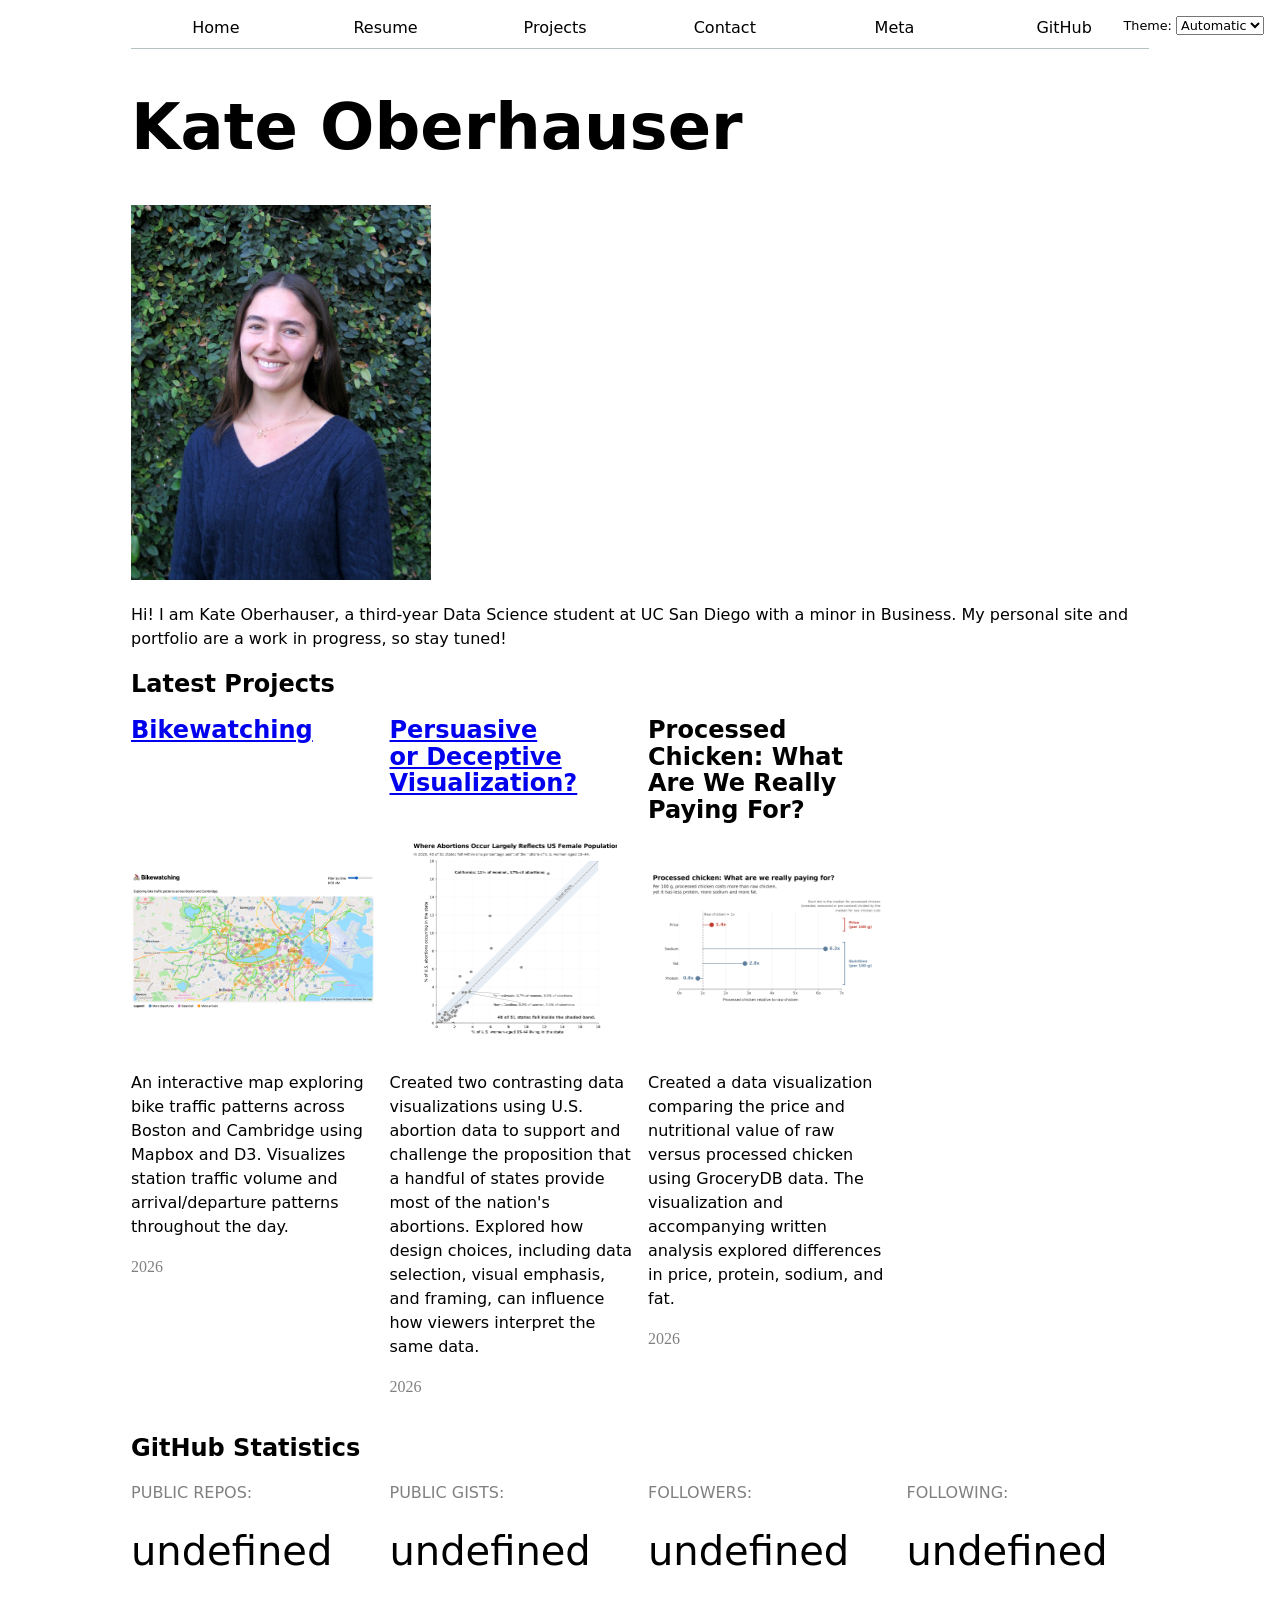
<file: index.html>
<!DOCTYPE html>
<html lang="en">
<head>
    <meta charset="UTF-8">
    <meta name="viewport" content="width=device-width, initial-scale=1.0">
    <title>Kate Oberhauser: Personal site and portfolio</title>
    <link rel="stylesheet" href="style.css">
    <script type="module" src="global.js"></script>
    <script src="index.js" type="module" defer></script>
</head>
<body>
    <h1>Kate Oberhauser</h1>
    <img class="profile-photo" src="images/kate.jpg" alt="Photo of Kate Oberhauser">
    <p>Hi! I am Kate Oberhauser, a third-year Data Science student at UC San Diego with a minor in Business. My personal site and portfolio are a work in progress, so stay tuned!</p>
    
    <h2>Latest Projects</h2>
    <div class="projects"></div>

    <h2>GitHub Statistics</h2>
    <div id="profile-stats"></div>
</body>
</html>
</file>
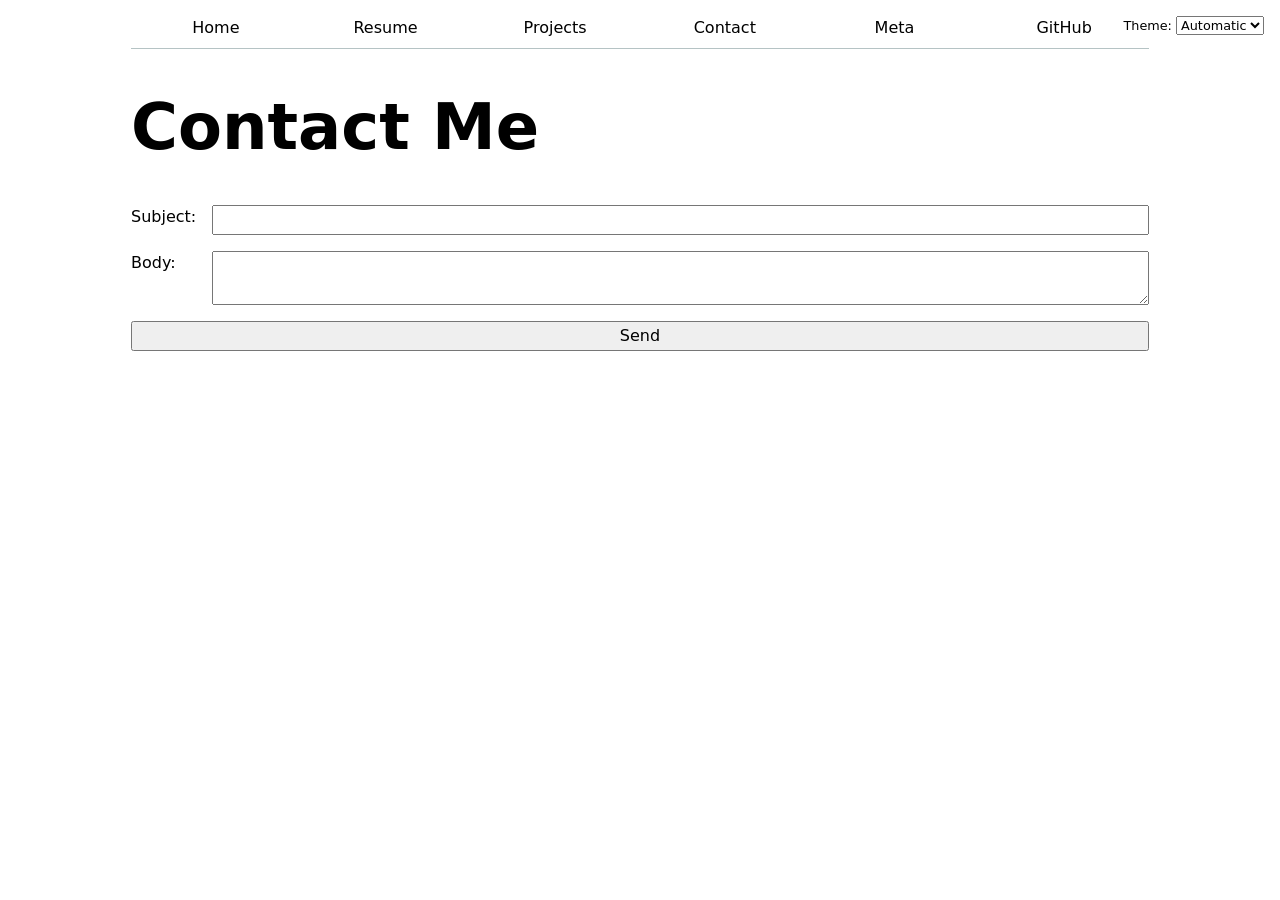
<file: contact/index.html>
<!DOCTYPE html>
<html lang="en">
<head>
    <meta charset="UTF-8">
    <meta name="viewport" content="width=device-width, initial-scale=1.0">
    <title>Contact</title>
    <link rel="stylesheet" href="../style.css">
    <script type="module" src="../global.js"></script>
</head>
<body>
    <h1>Contact Me</h1>

    <form 
        action="mailto:kate.oberhauser@gmail.com">

        <label>
            Subject:
        <input name="subject">
        </label>

        <label>
            Body:
            <textarea name="body"></textarea>
        </label>

        <button>Send</button>
    </form>
</body>
</html>
</file>
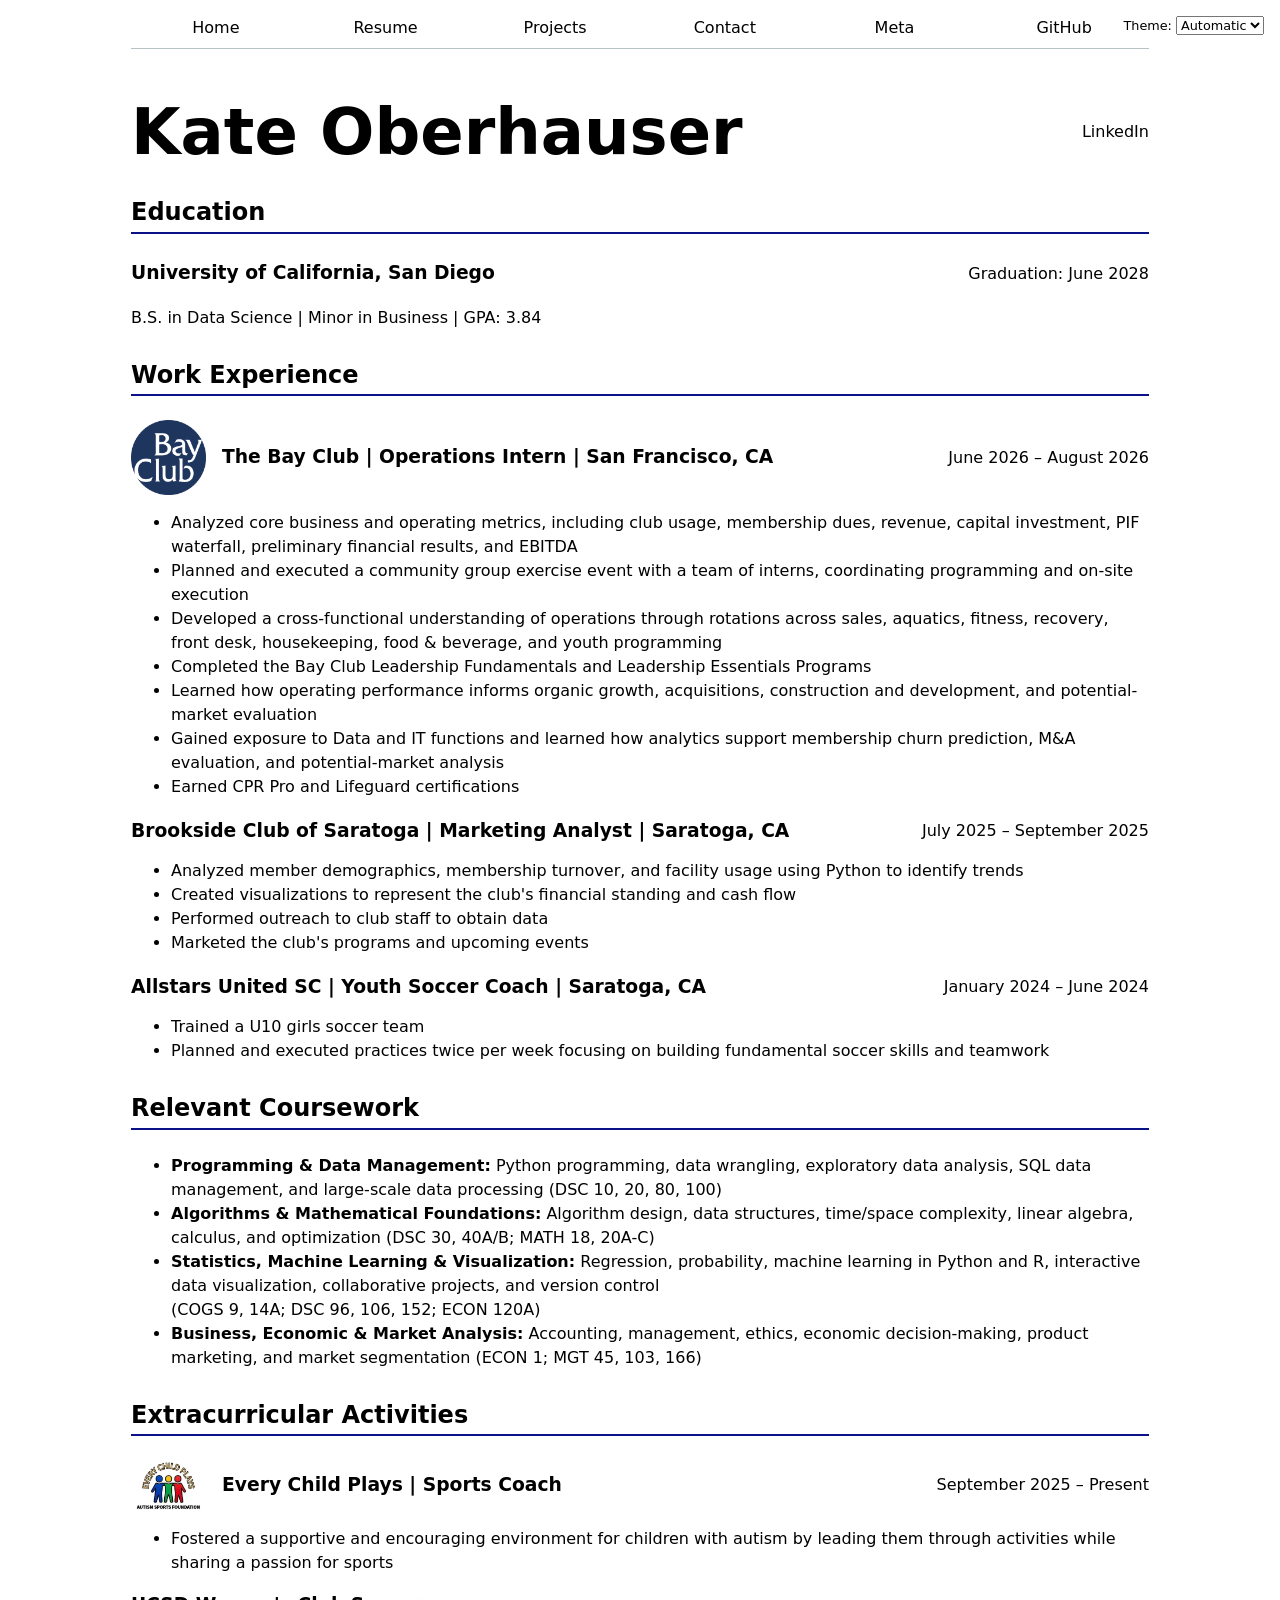
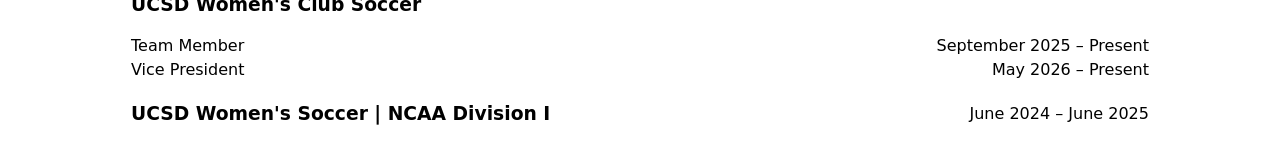
<file: resume/index.html>
<!DOCTYPE html>
<html lang="en">
<head>
    <meta charset="UTF-8">
    <meta name="viewport" content="width=device-width, initial-scale=1.0">
    <title>Resume | Kate Oberhauser</title>
    <link rel="stylesheet" href="../style.css">
    <script type="module" src="../global.js"></script>
</head>
<body class="resume">
    <header class="resume-header">
        <h1>Kate Oberhauser</h1>
        <a href="https://www.linkedin.com/in/kate-oberhauser" target="_blank">LinkedIn</a>
    </header>

    <section>
        <h2>Education</h2>
        
        <div class="resume-education-header">
            <h3>University of California, San Diego</h3>
            <p>Graduation: <time datetime="2028-06">June 2028</time></p>
        </div>

<p>B.S. in Data Science | Minor in Business | GPA: 3.84</p>
    </section>

    <section>
        <h2>Work Experience</h2>

        <article>
            <div class="resume-entry-header">
                <img class="resume-logo" src="../images/bayclublogo.png" alt="The Bay Club logo">
                <h3>The Bay Club | Operations Intern | San Francisco, CA</h3>
                <p class="resume-date">
                    <time datetime="2026-06">June 2026</time> –
                    <time datetime="2026-08">August 2026</time>
                </p>
</div>

            <ul>
                <li>Analyzed core business and operating metrics, including club usage, membership dues, revenue, capital investment, PIF waterfall, preliminary financial results, and EBITDA</li>
                <li>Planned and executed a community group exercise event with a team of interns, coordinating programming and on-site execution</li>
                <li>Developed a cross-functional understanding of operations through rotations across sales, aquatics, fitness, recovery, front desk, housekeeping, food & beverage, and youth programming</li>
                <li>Completed the Bay Club Leadership Fundamentals and Leadership Essentials Programs</li>
                <li>Learned how operating performance informs organic growth, acquisitions, construction and development, and potential-market evaluation</li>
                <li>Gained exposure to Data and IT functions and learned how analytics support membership churn prediction, M&A evaluation, and potential-market analysis</li>
                <li>Earned CPR Pro and Lifeguard certifications</li>
            </ul>
        </article>

        <article>
            <div class="resume-entry-header no-logo">
                <h3>Brookside Club of Saratoga | Marketing Analyst | Saratoga, CA</h3>
                <p class="resume-date">
                    <time datetime="2025-07">July 2025</time> –
                    <time datetime="2025-09">September 2025</time>
                </p>
</div>

            <ul>
                <li>Analyzed member demographics, membership turnover, and facility usage using Python to identify trends</li>
                <li>Created visualizations to represent the club's financial standing and cash flow</li>
                <li>Performed outreach to club staff to obtain data</li>
                <li>Marketed the club's programs and upcoming events</li>
            </ul>
        </article>

        <article>
            <div class="resume-entry-header no-logo">
                <h3>Allstars United SC | Youth Soccer Coach | Saratoga, CA</h3>
                <p class="resume-date">
                    <time datetime="2024-01">January 2024</time> –
                    <time datetime="2024-06">June 2024</time>
                </p>
</div>

            <ul>
                <li>Trained a U10 girls soccer team</li>
                <li>Planned and executed practices twice per week focusing on building fundamental soccer skills and teamwork</li>
            </ul>
        </article>
    </section>

    <section>
        <h2>Relevant Coursework</h2>
        <ul>
            <li>
                <strong>Programming & Data Management:</strong> 
                Python programming, data wrangling, exploratory data analysis, SQL data management, and large-scale data processing (DSC 10, 20, 80, 100)
            </li>

            <li>
                <strong>Algorithms & Mathematical Foundations:</strong>
                Algorithm design, data structures, time/space complexity, linear algebra, calculus, and optimization (DSC 30, 40A/B; MATH 18, 20A-C)
            </li>

            <li>
                <strong>Statistics, Machine Learning & Visualization:</strong>
                Regression, probability, machine learning in Python and R, interactive data visualization, collaborative projects, and version control<br>(COGS 9, 14A; DSC 96, 106, 152; ECON 120A)
            </li>

            <li>
                <strong>Business, Economic & Market Analysis:</strong>
                Accounting, management, ethics, economic decision-making, product marketing, and market segmentation (ECON 1; MGT 45, 103, 166)
            </li>
        </ul>
    </section>

    <section>
        <h2>Extracurricular Activities</h2>

        <article>
            <div class="resume-entry-header">
                <img class="resume-logo" src="../images/everychildplayslogo.webp" alt="Every Child Plays logo">
                <h3>Every Child Plays | Sports Coach</h3>
                <p class="resume-date">
                    <time datetime="2025-09">September 2025</time> – Present
                </p>
            </div>
            <ul>
                <li>
                    Fostered a supportive and encouraging environment for children with autism
                    by leading them through activities while sharing a passion for sports
                </li>
            </ul>
        </article>

        <article>
            <h3>UCSD Women's Club Soccer</h3>
            <div class="resume-role">
                <span>Team Member</span>
                <span>September 2025 – Present</span>
            </div>
            <div class="resume-role">
                <span>Vice President</span>
                <span>May 2026 – Present</span>
            </div>
        </article>

        <article>
            <div class="resume-entry-header no-logo">
                <h3>UCSD Women's Soccer | NCAA Division I</h3>
                <p class="resume-date">
                    <time datetime="2024-06">June 2024</time> –
                    <time datetime="2025-06">June 2025</time>
                </p>
            </div>
        </article>
    </section>
</body>
</html>
</file>
<file: style.css>
html {
    --color-accent: oklch(29.986% 0.18295 266.798);
    accent-color: var(--color-accent);
    color-scheme: light dark;
}

body {
    font: 100%/1.5 system-ui;
    max-width: 100ch;
    margin-inline: max(1em, (100% - 100ch) / 2);
}

h1 {
    font-size: 400%;
}

h1,
h2,
h3,
h4,
h5,
h6 {
    line-height: 1.1;
    text-wrap: balance;
}

nav {
    --border-color: oklch(50% 10% 200 / 40%);
    display: flex;
    margin-bottom: 1em;
    border-bottom: 1px solid var(--border-color);
}

nav a {
    flex: 1;
    text-decoration: none;
    color: inherit;
    text-align: center;
    padding: 0.5em;
}

nav a.current {
    border-bottom: 0.4em solid var(--border-color);
    padding-bottom: 0.1em;
}

nav a:hover {
    border-bottom: 0.4em solid var(--color-accent);
    padding-bottom: 0.1em;
    background-color: color-mix(in oklch, var(--color-accent), canvas 85%);
}

form {
    display: grid;
    grid-template-columns: auto 1fr;
    gap: 1em;
}

form label {
    display: grid;
    grid-template-columns: subgrid;
    grid-column: 1 / -1;
}

input,
textarea,
button {
    font: inherit;
}

button {
    grid-column: 1 / -1;
}

.profile-photo {
    width: 300px;
    aspect-ratio: 4 / 5;
    object-fit: cover;
    object-position: center top;
}

.projects {
    display: grid;
    grid-template-columns: repeat(auto-fill, minmax(15em, 1fr));
    gap: 1em;
}

.projects article {
    display: grid;
    grid-template-rows: subgrid;
    grid-row: span 3;
}

.projects h2 {
    margin: 0;
}

.projects article img {
    width: 100%;
    height: 200px;
    object-fit: contain;
}

.resume section {
    margin-block: 2em;
}

.resume article {
    margin-block: 1.25em;
}

.resume section > h2 {
    border-bottom: 2px solid var(--color-accent);
    padding-bottom: 0.25em;
    margin-bottom: 1em;
}

.resume-entry-header {
    display: grid;
    grid-template-columns: auto 1fr auto;
    align-items: center;
    gap: 1em;
}

.resume-entry-header h3,
.resume-entry-header p {
    margin: 0;
}

.resume-date {
    text-align: right;
    white-space: nowrap;
}

.resume-logo {
    width: 75px;
    height: auto;
}

.resume-header {
    display: flex;
    justify-content: space-between;
    align-items: center;
    gap: 1em;
    margin-block: 3em 2em;
}

.resume-header a {
    color: inherit;
    text-decoration: none;
}

.resume-header a:hover {
    text-decoration: underline;
}

.resume-header h1 {
    margin: 0;
}

.resume-education-header {
    display: flex;
    justify-content: space-between;
    align-items: baseline;
    gap: 1em;
}

.resume-education-header h3,
.resume-education-header p {
    margin-block: 0.25em;
}

.resume-entry-header.no-logo {
    grid-template-columns: 1fr auto;
}

.resume-role {
    display: flex;
    justify-content: space-between;
    gap: 1em;
}

.color-scheme {
    position: absolute;
    top: 1rem;
    right: 1rem;
    font-size: 80%;
}

.color-scheme select {
    font: inherit;
}

/* GitHub Statistics */
#profile-stats dl {
    display: grid;
    grid-template-columns: repeat(4, 1fr);
    gap: 1rem;
}

#profile-stats dt {
    grid-row: 1;
    color: gray;
    text-transform: uppercase;
    font-size: 1rem;
}

#profile-stats dd {
    grid-row: 2;
    margin: 0;
    font-size: 2.5rem;
    font-weight: 300;
}

.project-year {
    color: gray;
    font-family: Baskerville, serif;
    font-variant-numeric: oldstyle-nums;
}

#projects-plot {
    max-width: 20em;
    margin-block: 2em;
    overflow: visible;
}

#projects-plot {
    &:has(path:hover) {
    path:not(:hover) {
        opacity: 0.5;
    }
}

path {
    transition: 300ms;
}
}

.selected {
    --color: oklch(60% 45% 0) !important;
    
    &:is(path) {
    fill: var(--color);
}
}

#projects-plot path {
    cursor: pointer;
}

.legend {
    list-style: none;
    padding: 1em;
    margin: 2em 0;
    border: 1px solid #888;

    display: grid;
    grid-template-columns: repeat(auto-fill, minmax(9em, 1fr));
    gap: 1em;
}

.legend-item {
    display: flex;
    align-items: center;
    gap: 0.5em;
}

.swatch {
    display: inline-block;
    width: 1em;
    height: 1em;
    background-color: var(--color);
    border-radius: 50%;
}

.container {
    display: grid;
    grid-template-columns: 1fr 1fr;
    align-items: center;
    gap: 2em;
}

/*Summary Statistics */

#stats h2 {
    margin-bottom: 1.5rem;
}

.stats {
    display: grid;
    grid-template-columns: repeat(6, 1fr);
    gap: 1rem;
    margin: 0;
    padding: 0;
}

.stats div {
    min-width: 0;
}

.stats dt {
    font-size: 0.85rem;
    text-transform: uppercase;
    color: #808899;
    margin-bottom: 0.5rem;
}

.stats dd {
    font-size: 2.5rem;
    font-weight: 300;
    margin: 0;
}

@media (max-width: 700px) {
    .stats {
        grid-template-columns: repeat(2, 1fr);
    }
}

/* Scatterplot gridlines */
.gridlines line {
    stroke-width: 1;
}

.gridlines path {
    display: none;
}

/* Commit tooltip */
dl.info {
    display: grid;
    grid-template-columns: auto 1fr;
    gap: 0.5rem 1rem;
}

dl.info dt {
    color: #808899;
}

dl.info dd {
    margin: 0;
}

dl.info {
    transition-duration: 500ms;
    transition-property: opacity, visibility;
}

dl.info[hidden]:not(:hover, :focus-within) {
    opacity: 0;
    visibility: hidden;
}

.tooltip {
    position: fixed;
    top: 1em;
    left: 1em;
    background-color: #242424;
    padding: 1rem;
    border-radius: 0.5rem;
    box-shadow: 0 4px 12px rgba(0, 0, 0, 0.3);
    z-index: 10;
}

/* Scatterplot hover */
.dots circle {
    transition: 200ms;
    transform-origin: center;
    transform-box: fill-box;

    @starting-style {
        r: 0;
    }
}

.dots circle:hover {
    transform: scale(1.5);
}

/* Brush selection rectangle */
@keyframes marching-ants {
    to {
        stroke-dashoffset: -8;
    }
}

.selection {
    fill-opacity: 0.1;
    stroke: black;
    stroke-opacity: 0.7;
    stroke-dasharray: 5 3;
    animation: marching-ants 2s linear infinite;
}

/* Selected commits */
.dots circle.selected {
    fill: #ff6b6b;
}

#language-breakdown {
    display: grid;
    grid-template-columns: repeat(3, 1fr);
    gap: 1em;
    text-align: center;
}

#language-breakdown dt,
#language-breakdown dd {
    grid-row: auto;
    font-size: 1.2rem;
    margin: 0;
}

.slider-container {
    display: flex;
    align-items: baseline;
}

.slider-container label {
    display: flex;
    align-items: baseline;
    gap: 1em;
    flex: 1;
}

#commit-progress {
    flex: 1;
}

#commit-time {
    margin-left: auto;
}

/* File unit visualization */
#files {
    display: grid;
    grid-template-columns: 1fr 4fr;

    > div {
        grid-column: 1 / -1;
        display: grid;
        grid-template-columns: subgrid;
    }

    dt {
        grid-column: 1;
    }

    dt small {
        display: block;
        font-size: 0.8em;
        opacity: 0.6;
    }

    dd {
        grid-column: 2;
        display: flex;
        flex-wrap: wrap;
        align-items: start;
        align-content: start;
        gap: 0.15em;
        padding-top: 0.6em;
        margin-left: 0;
    }
}

.loc {
    display: flex;
    width: 0.5em;
    aspect-ratio: 1;
    background: var(--color);
    border-radius: 50%;
}

/* Scrollytelling layout */
#scrolly-1 {
    position: relative;
    display: flex;
    gap: 1rem;

    > * {
        flex: 1;
        min-width: 0;
    }
}

#scatter-story {
    position: relative;
}

#scatter-plot {
    position: sticky;
    top: 0;
    left: 0;
    bottom: auto;
    height: 50vh;
    align-self: flex-start;
}

#scrolly-2 {
    position: relative;
    display: flex;
    gap: 1rem;
}

#scrolly-2 > * {
    flex: 1;
    min-width: 0;
}

#file-story {
    position: relative;
}

#file-story .step {
    padding-bottom: 80vh;
}

#file-plot {
    position: sticky;
    top: 0;
    align-self: flex-start;
    max-height: 100vh;
    overflow-y: auto;
}

#scatter-story .step {
    padding-bottom: 80vh;
}
</file>
